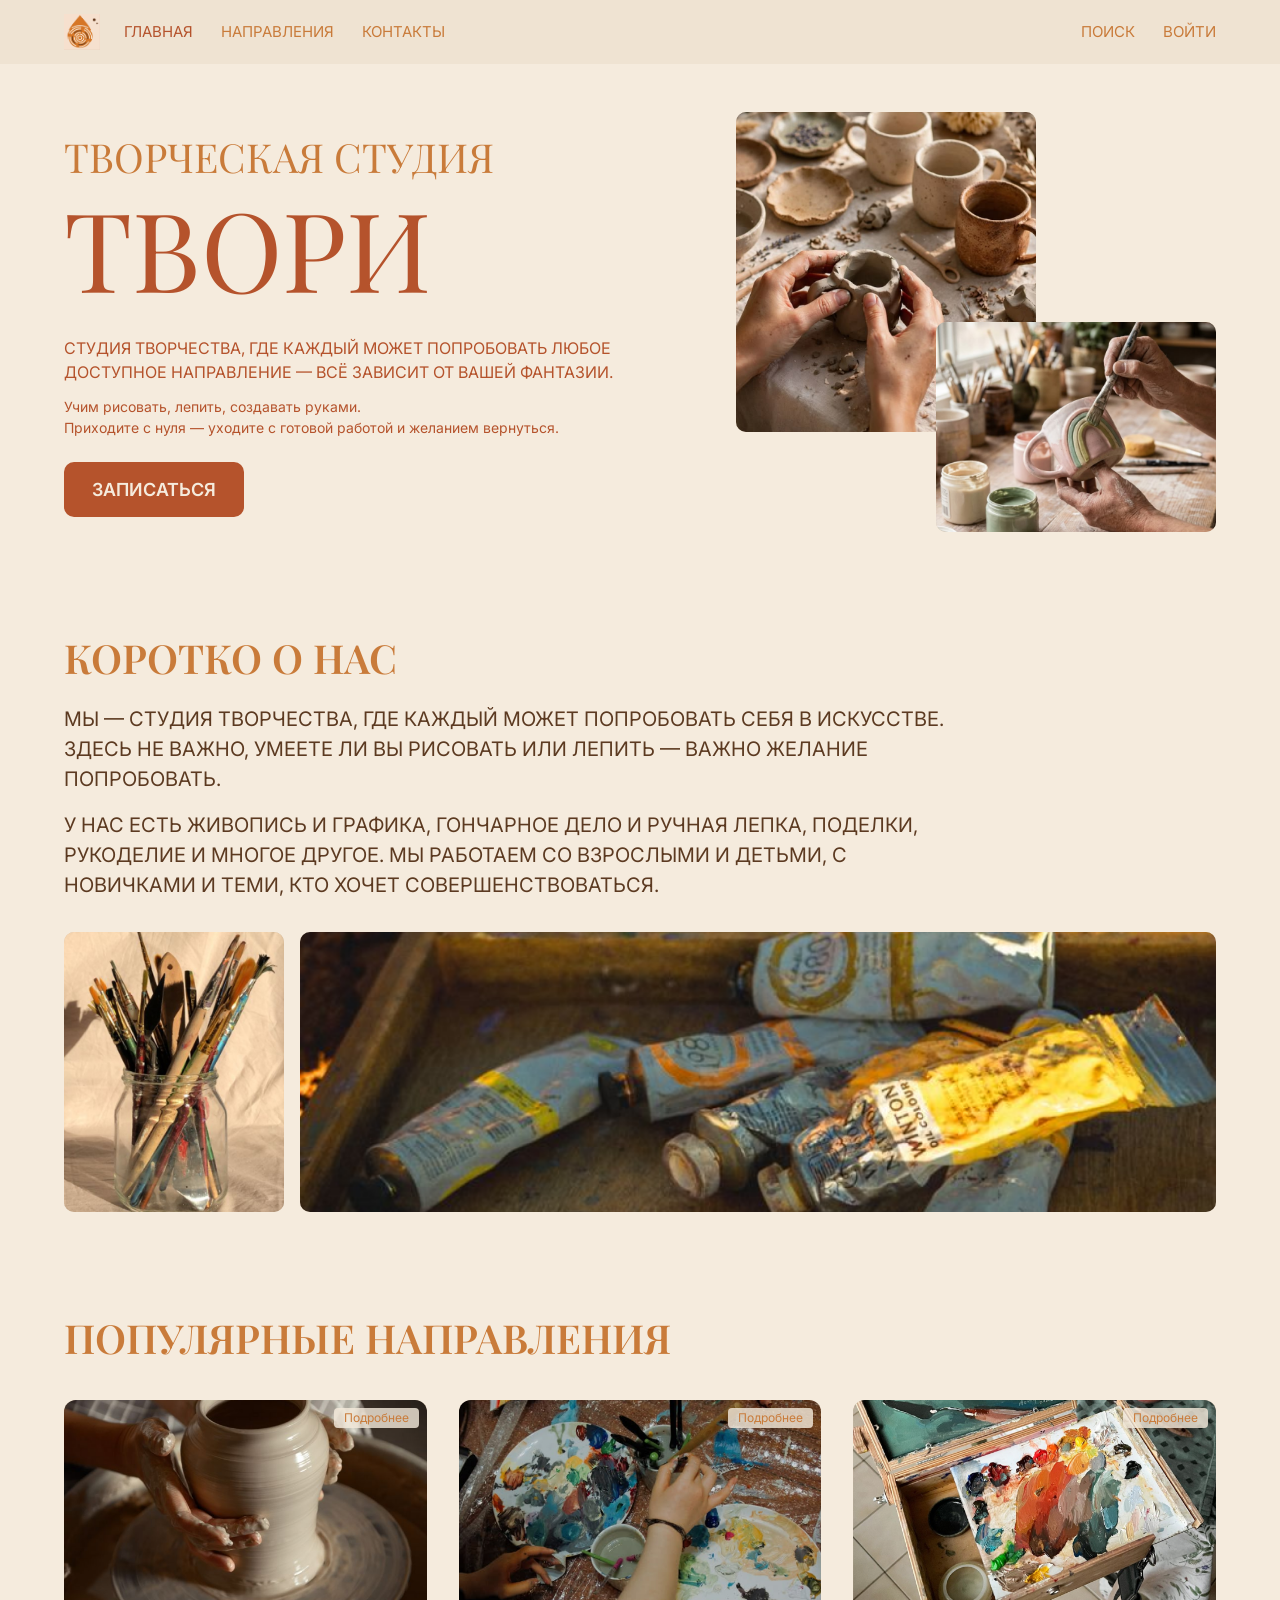
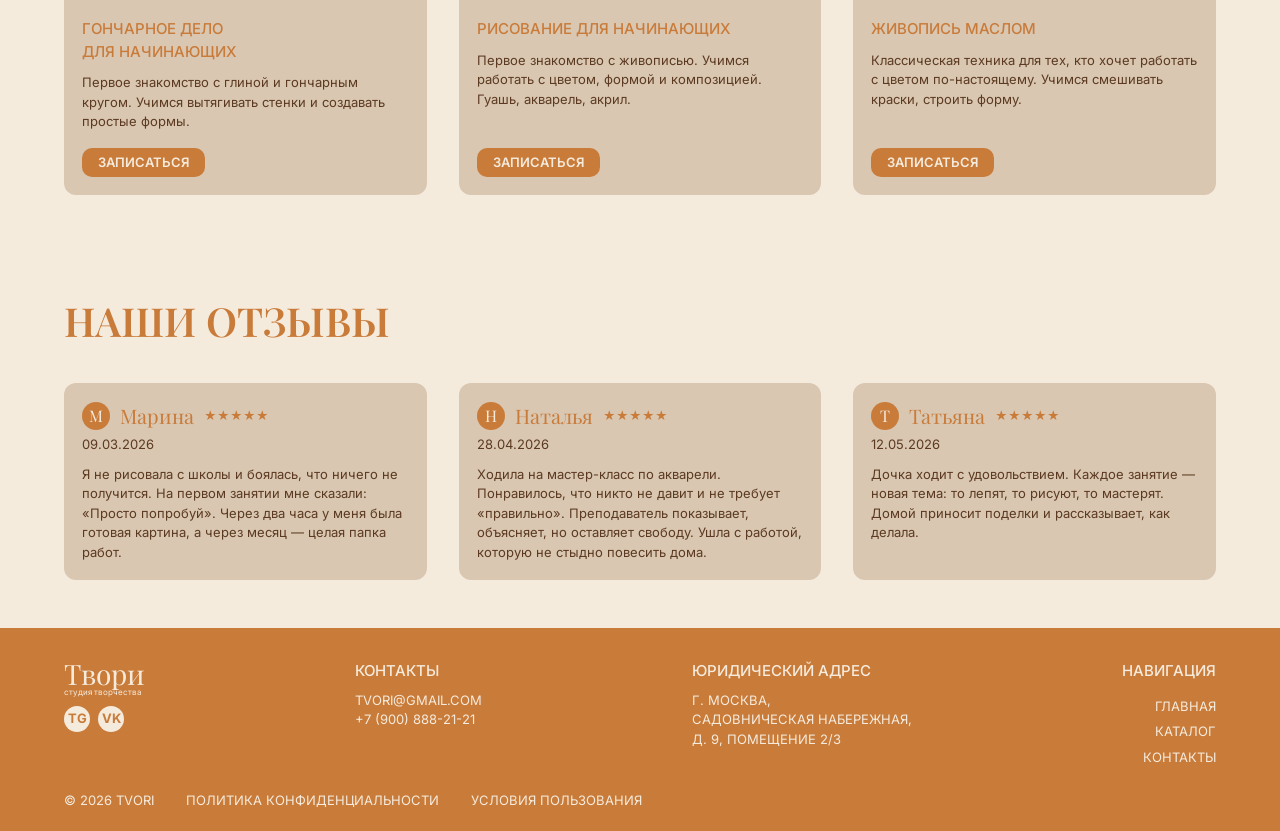
<file: index.html>
<!DOCTYPE html>
<html lang="ru">
<head>
  <meta charset="UTF-8">
  <meta name="viewport" content="width=device-width, initial-scale=1">
  <title>Твори — студия творчества</title>
  <link rel="preconnect" href="https://fonts.googleapis.com">
  <link rel="preconnect" href="https://fonts.gstatic.com" crossorigin>
  <link href="https://fonts.googleapis.com/css2?family=Inter:wght@400;500;600&family=Playfair+Display:wght@400;600;700&display=swap" rel="stylesheet">
  <link rel="stylesheet" href="style.css">
</head>
<body>
  <header class="header">
    <div class="container">
      <a href="index.html" class="logo" title="Твори">
        <img src="images/logo.png" alt="">
      </a>
      <nav class="nav nav-left">
        <a href="index.html" class="active">Главная</a>
        <a href="catalog.html">Направления</a>
        <a href="contacts.html">Контакты</a>
      </nav>
      <nav class="nav nav-right">
        <a href="#">Поиск</a>
        <a href="#">Войти</a>
      </nav>
      <button class="burger" aria-label="Меню">&#9776;</button>
    </div>
  </header>

  <main>
    <section class="hero">
      <div class="container">
        <div class="hero-text">
          <p class="hero-sub">Творческая студия</p>
          <h1>Твори</h1>
          <p class="hero-lead">Студия творчества, где каждый может попробовать любое доступное направление — всё зависит от вашей фантазии.</p>
          <p class="hero-note">Учим рисовать, лепить, создавать руками.<br>Приходите с нуля — уходите с готовой работой и желанием вернуться.</p>
          <a href="contacts.html" class="btn btn-big">Записаться</a>
        </div>
        <div class="hero-photos">
          <img class="photo-1" src="images/hero-1.png" alt="Лепка из глины">
          <img class="photo-2" src="images/hero-2.png" alt="Роспись керамики">
        </div>
      </div>
    </section>

    <section class="section">
      <div class="container">
        <h2>Коротко о нас</h2>
        <div class="about-text">
          <p>Мы — студия творчества, где каждый может попробовать себя в искусстве. Здесь не важно, умеете ли вы рисовать или лепить — важно желание попробовать.</p>
          <p>У нас есть живопись и графика, гончарное дело и ручная лепка, поделки, рукоделие и многое другое. Мы работаем со взрослыми и детьми, с новичками и теми, кто хочет совершенствоваться.</p>
        </div>
        <div class="about-photos">
          <img class="photo-small" src="images/about-1.png" alt="Кисти в банке">
          <img class="photo-wide" src="images/about-2.png" alt="Тюбики с краской">
        </div>
      </div>
    </section>

    <section class="section">
      <div class="container">
        <h2>Популярные направления</h2>
        <div class="cards">
        <article class="card" data-price="3999" data-popular="yes">
          <div class="card-img">
            <img src="images/pottery.png" alt="Гончарное дело для начинающих">
            <a href="product.html?id=pottery" class="card-tag">Подробнее</a>
          </div>
          <div class="card-body">
            <h3>Гончарное дело<br>для начинающих</h3>
            <p>Первое знакомство с глиной и гончарным кругом. Учимся вытягивать стенки и создавать простые формы.</p>
            <a href="contacts.html" class="btn">Записаться</a>
          </div>
        </article>
        <article class="card" data-price="2999" data-popular="yes">
          <div class="card-img">
            <img src="images/drawing.png" alt="Рисование для начинающих">
            <a href="product.html?id=drawing" class="card-tag">Подробнее</a>
          </div>
          <div class="card-body">
            <h3>Рисование для начинающих</h3>
            <p>Первое знакомство с живописью. Учимся работать с цветом, формой и композицией. Гуашь, акварель, акрил.</p>
            <a href="contacts.html" class="btn">Записаться</a>
          </div>
        </article>
        <article class="card" data-price="4999" data-popular="yes">
          <div class="card-img">
            <img src="images/oil.png" alt="Живопись маслом">
            <a href="product.html?id=oil" class="card-tag">Подробнее</a>
          </div>
          <div class="card-body">
            <h3>Живопись маслом</h3>
            <p>Классическая техника для тех, кто хочет работать с цветом по-настоящему. Учимся смешивать краски, строить форму.</p>
            <a href="contacts.html" class="btn">Записаться</a>
          </div>
        </article>
        </div>
      </div>
    </section>

    <section class="section">
      <div class="container">
        <h2>Наши отзывы</h2>
        <div class="cards">
          <article class="review">
            <div class="review-head"><span class="avatar">М</span><span class="review-name">Марина</span><span class="review-stars">★★★★★</span></div>
            <p class="review-date">09.03.2026</p>
            <p>Я не рисовала с школы и боялась, что ничего не получится. На первом занятии мне сказали: «Просто попробуй». Через два часа у меня была готовая картина, а через месяц — целая папка работ.</p>
          </article>
          <article class="review">
            <div class="review-head"><span class="avatar">Н</span><span class="review-name">Наталья</span><span class="review-stars">★★★★★</span></div>
            <p class="review-date">28.04.2026</p>
            <p>Ходила на мастер-класс по акварели. Понравилось, что никто не давит и не требует «правильно». Преподаватель показывает, объясняет, но оставляет свободу. Ушла с работой, которую не стыдно повесить дома.</p>
          </article>
          <article class="review">
            <div class="review-head"><span class="avatar">Т</span><span class="review-name">Татьяна</span><span class="review-stars">★★★★★</span></div>
            <p class="review-date">12.05.2026</p>
            <p>Дочка ходит с удовольствием. Каждое занятие — новая тема: то лепят, то рисуют, то мастерят. Домой приносит поделки и рассказывает, как делала.</p>
          </article>
        </div>
      </div>
    </section>
  </main>

  <footer class="footer">
    <div class="container">
      <div class="footer-top">
        <div>
          <div class="footer-logo">Твори<small>студия творчества</small></div>
          <div class="footer-socials">
            <a href="#" title="Telegram">TG</a>
            <a href="#" title="VK">VK</a>
          </div>
        </div>
        <div>
          <h4>Контакты</h4>
          <p>tvori@gmail.com</p>
          <p>+7 (900) 888-21-21</p>
        </div>
        <div>
          <h4>Юридический адрес</h4>
          <p>г. Москва,<br>Садовническая набережная,<br>д. 9, помещение 2/3</p>
        </div>
        <div class="footer-nav">
          <h4>Навигация</h4>
          <a href="index.html">Главная</a>
          <a href="catalog.html">Каталог</a>
          <a href="contacts.html">Контакты</a>
        </div>
      </div>
      <div class="footer-bottom">
        <span>&copy; 2026 TVORI</span>
        <a href="#">Политика конфиденциальности</a>
        <a href="#">Условия пользования</a>
      </div>
    </div>
  </footer>

  <script src="script.js"></script>
</body>
</html>
</file>
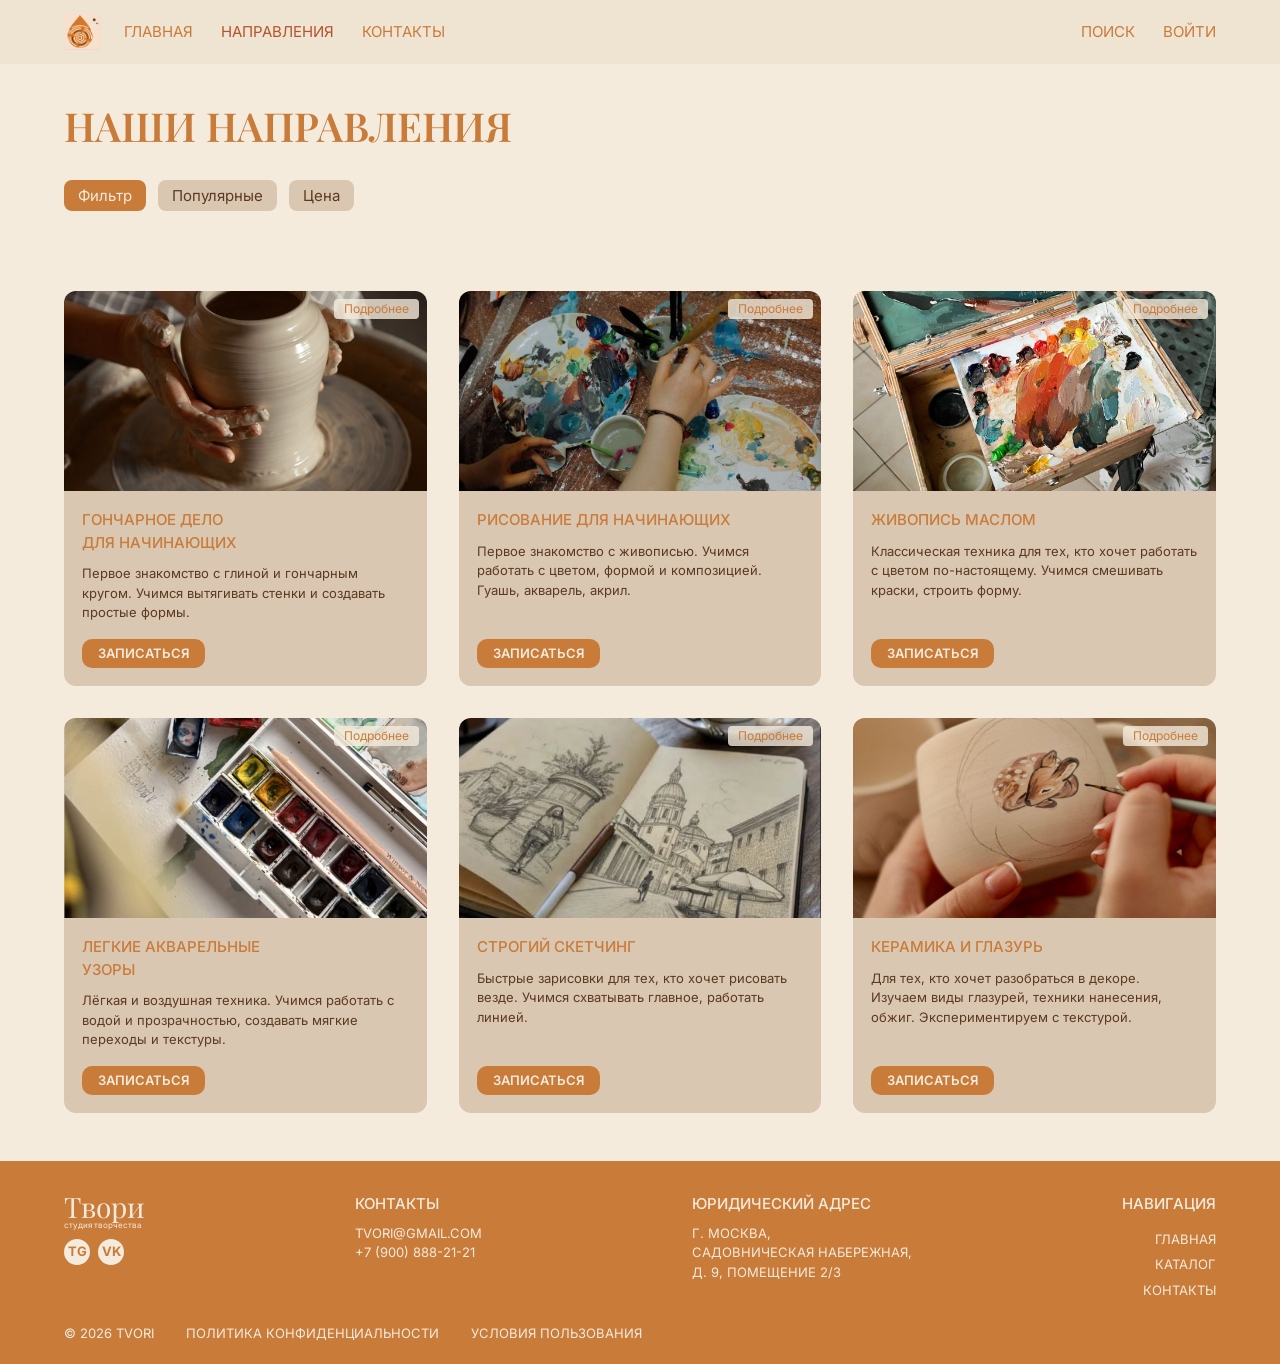
<file: catalog.html>
<!DOCTYPE html>
<html lang="ru">
<head>
  <meta charset="UTF-8">
  <meta name="viewport" content="width=device-width, initial-scale=1">
  <title>Каталог — Твори</title>
  <link rel="preconnect" href="https://fonts.googleapis.com">
  <link rel="preconnect" href="https://fonts.gstatic.com" crossorigin>
  <link href="https://fonts.googleapis.com/css2?family=Inter:wght@400;500;600&family=Playfair+Display:wght@400;600;700&display=swap" rel="stylesheet">
  <link rel="stylesheet" href="style.css">
</head>
<body>
  <header class="header">
    <div class="container">
      <a href="index.html" class="logo" title="Твори">
        <img src="images/logo.png" alt="">
      </a>
      <nav class="nav nav-left">
        <a href="index.html">Главная</a>
        <a href="catalog.html" class="active">Направления</a>
        <a href="contacts.html">Контакты</a>
      </nav>
      <nav class="nav nav-right">
        <a href="#">Поиск</a>
        <a href="#">Войти</a>
      </nav>
      <button class="burger" aria-label="Меню">&#9776;</button>
    </div>
  </header>

  <main class="container">
    <h2 class="page-title">Наши направления</h2>

    <div class="filters">
      <button class="filter-btn active" data-mode="all">Фильтр</button>
      <button class="filter-btn" data-mode="popular">Популярные</button>
      <button class="filter-btn" data-mode="price">Цена</button>
    </div>

    <section class="section">
      <div class="cards" id="cards">
        <article class="card" data-price="3999" data-popular="yes">
          <div class="card-img">
            <img src="images/pottery.png" alt="Гончарное дело для начинающих">
            <a href="product.html?id=pottery" class="card-tag">Подробнее</a>
          </div>
          <div class="card-body">
            <h3>Гончарное дело<br>для начинающих</h3>
            <p>Первое знакомство с глиной и гончарным кругом. Учимся вытягивать стенки и создавать простые формы.</p>
            <a href="contacts.html" class="btn">Записаться</a>
          </div>
        </article>
        <article class="card" data-price="2999" data-popular="yes">
          <div class="card-img">
            <img src="images/drawing.png" alt="Рисование для начинающих">
            <a href="product.html?id=drawing" class="card-tag">Подробнее</a>
          </div>
          <div class="card-body">
            <h3>Рисование для начинающих</h3>
            <p>Первое знакомство с живописью. Учимся работать с цветом, формой и композицией. Гуашь, акварель, акрил.</p>
            <a href="contacts.html" class="btn">Записаться</a>
          </div>
        </article>
        <article class="card" data-price="4999" data-popular="yes">
          <div class="card-img">
            <img src="images/oil.png" alt="Живопись маслом">
            <a href="product.html?id=oil" class="card-tag">Подробнее</a>
          </div>
          <div class="card-body">
            <h3>Живопись маслом</h3>
            <p>Классическая техника для тех, кто хочет работать с цветом по-настоящему. Учимся смешивать краски, строить форму.</p>
            <a href="contacts.html" class="btn">Записаться</a>
          </div>
        </article>
        <article class="card" data-price="2499" data-popular="no">
          <div class="card-img">
            <img src="images/watercolor.png" alt="Легкие акварельные узоры">
            <a href="product.html?id=watercolor" class="card-tag">Подробнее</a>
          </div>
          <div class="card-body">
            <h3>Легкие акварельные<br>узоры</h3>
            <p>Лёгкая и воздушная техника. Учимся работать с водой и прозрачностью, создавать мягкие переходы и текстуры.</p>
            <a href="contacts.html" class="btn">Записаться</a>
          </div>
        </article>
        <article class="card" data-price="2799" data-popular="no">
          <div class="card-img">
            <img src="images/sketch.png" alt="Строгий скетчинг">
            <a href="product.html?id=sketch" class="card-tag">Подробнее</a>
          </div>
          <div class="card-body">
            <h3>Строгий скетчинг</h3>
            <p>Быстрые зарисовки для тех, кто хочет рисовать везде. Учимся схватывать главное, работать линией.</p>
            <a href="contacts.html" class="btn">Записаться</a>
          </div>
        </article>
        <article class="card" data-price="4499" data-popular="no">
          <div class="card-img">
            <img src="images/ceramics.png" alt="Керамика и глазурь">
            <a href="product.html?id=ceramics" class="card-tag">Подробнее</a>
          </div>
          <div class="card-body">
            <h3>Керамика и глазурь</h3>
            <p>Для тех, кто хочет разобраться в декоре. Изучаем виды глазурей, техники нанесения, обжиг. Экспериментируем с текстурой.</p>
            <a href="contacts.html" class="btn">Записаться</a>
          </div>
        </article>
      </div>
    </section>
  </main>

  <footer class="footer">
    <div class="container">
      <div class="footer-top">
        <div>
          <div class="footer-logo">Твори<small>студия творчества</small></div>
          <div class="footer-socials">
            <a href="#" title="Telegram">TG</a>
            <a href="#" title="VK">VK</a>
          </div>
        </div>
        <div>
          <h4>Контакты</h4>
          <p>tvori@gmail.com</p>
          <p>+7 (900) 888-21-21</p>
        </div>
        <div>
          <h4>Юридический адрес</h4>
          <p>г. Москва,<br>Садовническая набережная,<br>д. 9, помещение 2/3</p>
        </div>
        <div class="footer-nav">
          <h4>Навигация</h4>
          <a href="index.html">Главная</a>
          <a href="catalog.html">Каталог</a>
          <a href="contacts.html">Контакты</a>
        </div>
      </div>
      <div class="footer-bottom">
        <span>&copy; 2026 TVORI</span>
        <a href="#">Политика конфиденциальности</a>
        <a href="#">Условия пользования</a>
      </div>
    </div>
  </footer>

  <script src="script.js"></script>
</body>
</html>
</file>
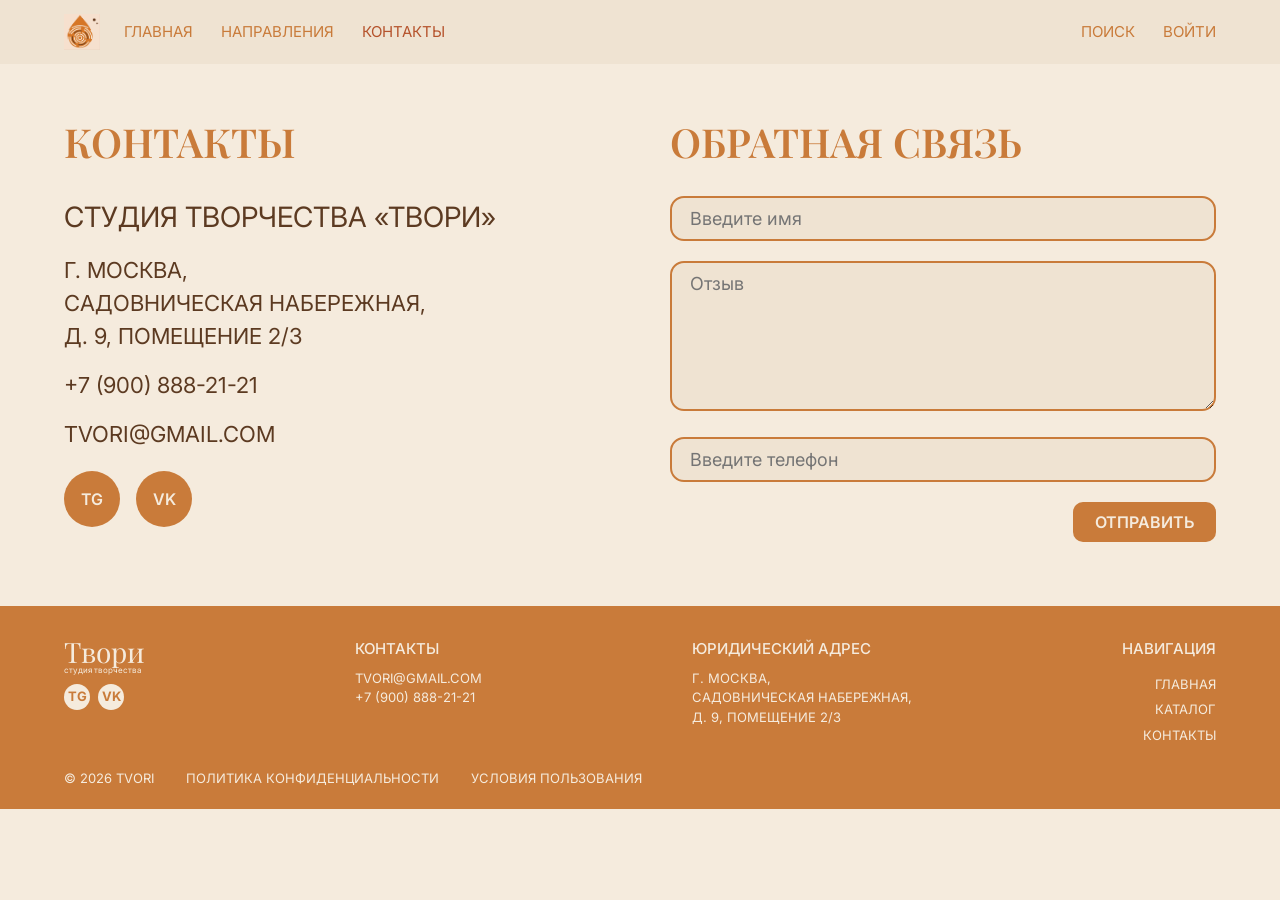
<file: contacts.html>
<!DOCTYPE html>
<html lang="ru">
<head>
  <meta charset="UTF-8">
  <meta name="viewport" content="width=device-width, initial-scale=1">
  <title>Контакты — Твори</title>
  <link rel="preconnect" href="https://fonts.googleapis.com">
  <link rel="preconnect" href="https://fonts.gstatic.com" crossorigin>
  <link href="https://fonts.googleapis.com/css2?family=Inter:wght@400;500;600&family=Playfair+Display:wght@400;600;700&display=swap" rel="stylesheet">
  <link rel="stylesheet" href="style.css">
</head>
<body>
  <header class="header">
    <div class="container">
      <a href="index.html" class="logo" title="Твори">
        <img src="images/logo.png" alt="">
      </a>
      <nav class="nav nav-left">
        <a href="index.html">Главная</a>
        <a href="catalog.html">Направления</a>
        <a href="contacts.html" class="active">Контакты</a>
      </nav>
      <nav class="nav nav-right">
        <a href="#">Поиск</a>
        <a href="#">Войти</a>
      </nav>
      <button class="burger" aria-label="Меню">&#9776;</button>
    </div>
  </header>

  <main class="container">
    <div class="contacts">
      <section class="contacts-info">
        <h2>Контакты</h2>
        <h3>Студия творчества «Твори»</h3>
        <p>Г. Москва,<br>Садовническая набережная,<br>д. 9, помещение 2/3</p>
        <p>+7 (900) 888-21-21</p>
        <p>tvori@gmail.com</p>
        <div class="socials">
          <a href="#" class="social" title="Telegram">TG</a>
          <a href="#" class="social" title="VK">VK</a>
        </div>
      </section>

      <section class="contacts-form">
        <h2>Обратная связь</h2>
        <form class="form" id="feedback-form" novalidate>
          <div class="field">
            <input type="text" name="name" placeholder="Введите имя">
            <p class="error-text">Ошибка: введите имя</p>
          </div>
          <div class="field">
            <textarea name="review" placeholder="Отзыв"></textarea>
            <p class="error-text">Ошибка: напишите отзыв</p>
          </div>
          <div class="field">
            <input type="tel" name="phone" placeholder="Введите телефон">
            <p class="error-text">Ошибка: введите телефон полностью</p>
          </div>
          <button type="submit" class="btn">Отправить</button>
          <p class="form-success" id="form-success">Спасибо! Мы скоро свяжемся с вами.</p>
        </form>
      </section>
    </div>
  </main>

  <footer class="footer">
    <div class="container">
      <div class="footer-top">
        <div>
          <div class="footer-logo">Твори<small>студия творчества</small></div>
          <div class="footer-socials">
            <a href="#" title="Telegram">TG</a>
            <a href="#" title="VK">VK</a>
          </div>
        </div>
        <div>
          <h4>Контакты</h4>
          <p>tvori@gmail.com</p>
          <p>+7 (900) 888-21-21</p>
        </div>
        <div>
          <h4>Юридический адрес</h4>
          <p>г. Москва,<br>Садовническая набережная,<br>д. 9, помещение 2/3</p>
        </div>
        <div class="footer-nav">
          <h4>Навигация</h4>
          <a href="index.html">Главная</a>
          <a href="catalog.html">Каталог</a>
          <a href="contacts.html">Контакты</a>
        </div>
      </div>
      <div class="footer-bottom">
        <span>&copy; 2026 TVORI</span>
        <a href="#">Политика конфиденциальности</a>
        <a href="#">Условия пользования</a>
      </div>
    </div>
  </footer>

  <script src="script.js"></script>
</body>
</html>
</file>
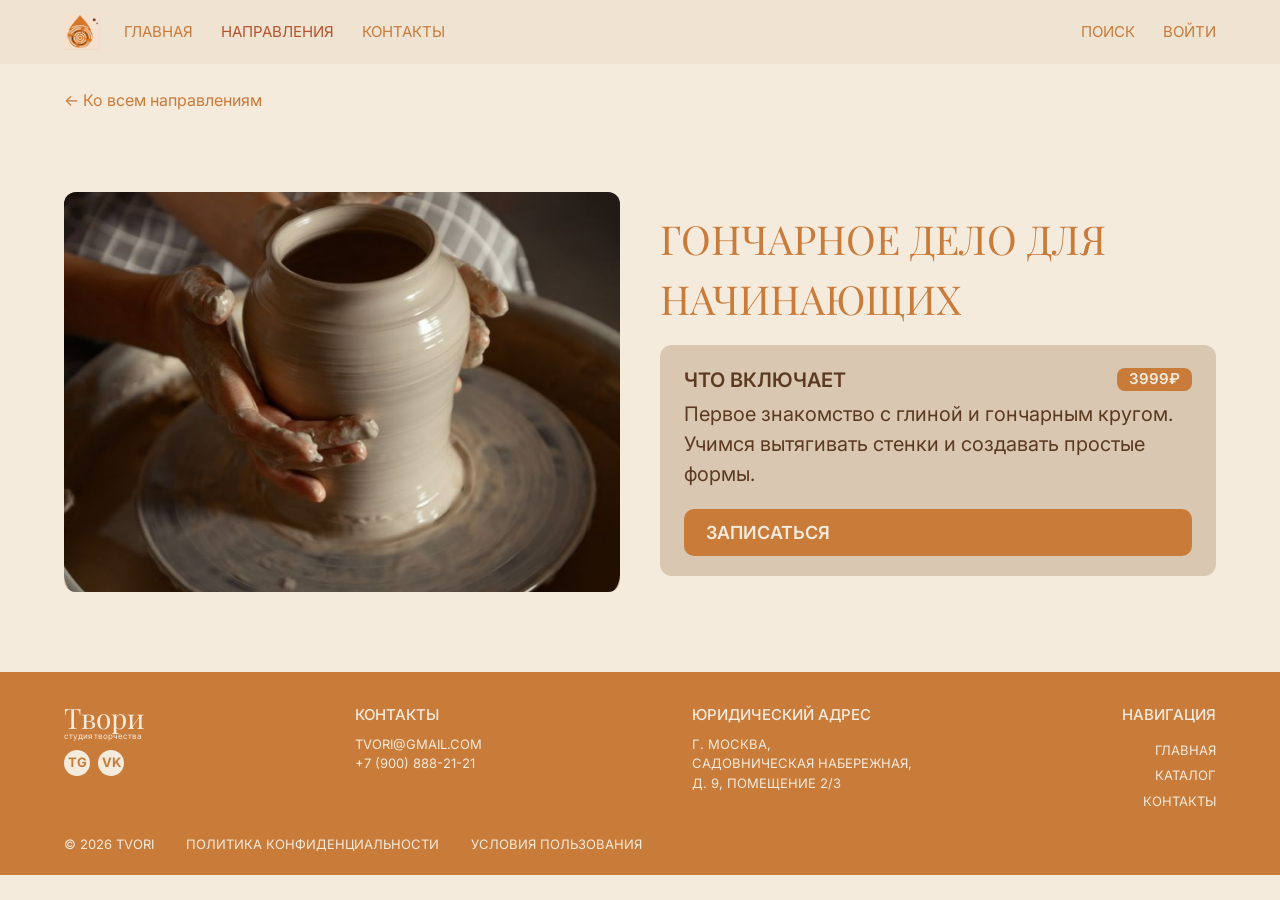
<file: product.html>
<!DOCTYPE html>
<html lang="ru">
<head>
  <meta charset="UTF-8">
  <meta name="viewport" content="width=device-width, initial-scale=1">
  <title>Направление — Твори</title>
  <link rel="preconnect" href="https://fonts.googleapis.com">
  <link rel="preconnect" href="https://fonts.gstatic.com" crossorigin>
  <link href="https://fonts.googleapis.com/css2?family=Inter:wght@400;500;600&family=Playfair+Display:wght@400;600;700&display=swap" rel="stylesheet">
  <link rel="stylesheet" href="style.css">
</head>
<body>
  <header class="header">
    <div class="container">
      <a href="index.html" class="logo" title="Твори">
        <img src="images/logo.png" alt="">
      </a>
      <nav class="nav nav-left">
        <a href="index.html">Главная</a>
        <a href="catalog.html" class="active">Направления</a>
        <a href="contacts.html">Контакты</a>
      </nav>
      <nav class="nav nav-right">
        <a href="#">Поиск</a>
        <a href="#">Войти</a>
      </nav>
      <button class="burger" aria-label="Меню">&#9776;</button>
    </div>
  </header>

  <main class="container">
    <a href="catalog.html" class="back-link">&larr; Ко всем направлениям</a>
    <div class="product">
      <div class="product-img">
        <img id="product-img" src="images/pottery.png" alt="Гончарное дело для начинающих">
      </div>
      <div class="product-info">
        <h1 id="product-title">Гончарное дело для начинающих</h1>
        <div class="product-box">
          <div class="product-box-head">
            <h2>Что включает</h2>
            <span class="product-price" id="product-price">3999₽</span>
          </div>
          <p id="product-text">Первое знакомство с глиной и гончарным кругом. Учимся вытягивать стенки и создавать простые формы.</p>
          <a href="contacts.html" class="btn">Записаться</a>
        </div>
      </div>
    </div>
  </main>

  <footer class="footer">
    <div class="container">
      <div class="footer-top">
        <div>
          <div class="footer-logo">Твори<small>студия творчества</small></div>
          <div class="footer-socials">
            <a href="#" title="Telegram">TG</a>
            <a href="#" title="VK">VK</a>
          </div>
        </div>
        <div>
          <h4>Контакты</h4>
          <p>tvori@gmail.com</p>
          <p>+7 (900) 888-21-21</p>
        </div>
        <div>
          <h4>Юридический адрес</h4>
          <p>г. Москва,<br>Садовническая набережная,<br>д. 9, помещение 2/3</p>
        </div>
        <div class="footer-nav">
          <h4>Навигация</h4>
          <a href="index.html">Главная</a>
          <a href="catalog.html">Каталог</a>
          <a href="contacts.html">Контакты</a>
        </div>
      </div>
      <div class="footer-bottom">
        <span>&copy; 2026 TVORI</span>
        <a href="#">Политика конфиденциальности</a>
        <a href="#">Условия пользования</a>
      </div>
    </div>
  </footer>

  <script src="script.js"></script>
</body>
</html>
</file>
<file: style.css>
/* ===== Переменные (палитра и шрифты из проекта) ===== */
:root {
  --terracotta: #B5532C;
  --brown: #5C3A21;
  --ochre: #C97B3A;
  --cream: #F5EBDD;
  --sand: #EFE3D2;
  --white: #FFFFFF;
  --border: #D9C7B2;
  --error: #B3261E;
  --font-head: "Playfair Display", serif;
  --font-text: "Inter", sans-serif;
}

/* ===== Базовые стили ===== */
* { box-sizing: border-box; margin: 0; padding: 0;}

body {
  font-family: var(--font-text);
  font-size: 16px;
  color: var(--brown);
  background: var(--cream);
  line-height: 1.5;
}

a { color: inherit; text-decoration: none; }
img { display: block; max-width: 100%; background: var(--border); }

h1, h2, h3 { font-family: var(--font-head); font-weight: 600; text-transform: uppercase; }
h1 { font-size: 56px; font-weight: 700; color: var(--terracotta); }
h2 { font-size: 40px; color: var(--ochre); }
h3 { font-size: 24px; color: var(--ochre); }

.container { max-width: 1200px; margin: 0 auto; padding: 0 24px; }
.section { padding: 48px 0; }

/* ===== Кнопки ===== */
.btn {
  display: inline-block;
  font-family: var(--font-text);
  font-weight: 600;
  font-size: 16px;
  text-transform: uppercase;
  color: var(--cream);
  background: var(--ochre);
  border: none;
  border-radius: 10px;
  padding: 10px 22px;
  cursor: pointer;
  transition: background 0.2s;
}
.btn:hover { background: var(--terracotta); }
.btn:active { background: var(--brown); }
.btn:disabled { background: var(--border); cursor: not-allowed; }
.btn-big { background: var(--terracotta); font-size: 18px; padding: 14px 28px; }
.btn-big:hover { background: var(--brown); }

/* ===== Шапка ===== */
.header { background: var(--sand); }
.header .container {
  display: flex;
  align-items: center;
  justify-content: space-between;
  height: 64px;
}
.nav { display: flex; align-items: center; gap: 28px; }
.nav a {
  font-size: 15px;
  text-transform: uppercase;
  color: var(--ochre);
}
.nav a:hover, .nav a.active { color: var(--terracotta); }
.nav-left { flex: 1; margin-left: 24px; }
.nav-right { margin-left: auto; }
.logo img { width: 36px; height: 36px; display: block; }
.burger {
  display: none;
  background: none;
  border: none;
  font-size: 28px;
  color: var(--terracotta);
  cursor: pointer;
}

/* ===== Главная: первый экран ===== */
.hero .container {
  display: flex;
  align-items: center;
  justify-content: space-between;
  gap: 40px;
  padding-top: 48px;
  padding-bottom: 48px;
}
.hero-text { flex: 1; }
.hero-sub {
  font-family: var(--font-head);
  font-size: 40px;
  text-transform: uppercase;
  color: var(--ochre);
  font-weight: 400;
}
.hero h1 { font-size: 110px; line-height: 1.1; font-weight: 400; }
.hero-lead {
  margin: 28px 0 12px;
  text-transform: uppercase;
  color: var(--terracotta);
}
.hero-note { font-size: 14px; color: var(--terracotta); margin-bottom: 24px; }
.hero-photos { position: relative; width: 480px; height: 420px; flex-shrink: 0; }
.hero-photos img {
  position: absolute;
  object-fit: cover;
  border-radius: 10px;
}
.hero-photos .photo-1 { top: 0; left: 0; width: 300px; height: 320px; }
.hero-photos .photo-2 { bottom: 0; right: 0; width: 280px; height: 210px; }

/* ===== Главная: о нас ===== */
.about-text {
  text-transform: uppercase;
  font-size: 20px;
  max-width: 900px;
  margin-top: 16px;
}
.about-text p + p { margin-top: 16px; }
.about-photos { display: flex; gap: 16px; margin-top: 32px; }
.about-photos img { object-fit: cover; border-radius: 10px; height: 280px; }
.about-photos .photo-small { width: 220px; }
.about-photos .photo-wide { flex: 1; min-width: 0; }

/* ===== Карточки направлений ===== */
.cards {
  display: grid;
  grid-template-columns: repeat(3, 1fr);
  gap: 32px;
  margin-top: 32px;
}
.card {
  background: var(--border);
  border-radius: 12px;
  overflow: hidden;
  display: flex;
  flex-direction: column;
}
.card-img { position: relative; }
.card-img img { width: 100%; height: 200px; object-fit: cover; }
.card-tag {
  position: absolute;
  top: 8px;
  right: 8px;
  font-size: 12px;
  color: var(--ochre);
  background: rgba(245, 235, 221, 0.8);
  border-radius: 4px;
  padding: 1px 10px;
}
.card-tag:hover { background: var(--cream); color: var(--terracotta); }
.card-body { padding: 18px; display: flex; flex-direction: column; flex: 1; }
.card-body h3 { font-family: var(--font-text); font-size: 15px; font-weight: 500; }
.card-body p { font-size: 13px; margin: 10px 0 16px; flex: 1; }
.card-body .btn { align-self: flex-start; font-size: 13px; padding: 5px 16px; }
.card-price { font-size: 13px; font-weight: 600; margin-bottom: 8px; }

/* ===== Отзывы ===== */
.review { background: var(--border); border-radius: 12px; padding: 18px; }
.review-head { display: flex; align-items: center; gap: 10px; }
.avatar {
  width: 28px;
  height: 28px;
  border-radius: 50%;
  background: var(--ochre);
  color: var(--cream);
  display: flex;
  align-items: center;
  justify-content: center;
  font-family: var(--font-head);
}
.review-name { font-family: var(--font-head); font-size: 20px; color: var(--ochre); }
.review-stars { color: var(--ochre); font-size: 12px; }
.review-date { font-size: 12px; margin: 4px 0 10px; }
.review p { font-size: 13px; }

/* ===== Каталог ===== */
.page-title { margin-top: 32px; }
.filters { display: flex; flex-wrap: wrap; gap: 12px; margin-top: 24px; }
.filter-btn {
  font-family: var(--font-text);
  font-size: 15px;
  color: var(--brown);
  background: var(--border);
  border: none;
  border-radius: 8px;
  padding: 6px 14px;
  cursor: pointer;
}
.filter-btn:hover { background: var(--sand); }
.filter-btn.active { background: var(--ochre); color: var(--cream); }

/* ===== Карточка товара ===== */
.product {
  display: flex;
  align-items: center;
  gap: 40px;
  padding: 80px 0;
}
.product-img { flex: 1; min-width: 0; }
.product-img img { width: 100%; height: 400px; object-fit: cover; border-radius: 12px; }
.product-info { flex: 1; min-width: 0; }
.product-info h1 { font-size: 40px; font-weight: 400; color: var(--ochre); }
.product-box {
  background: var(--border);
  border-radius: 12px;
  padding: 20px 24px;
  margin-top: 16px;
}
.product-box-head { display: flex; justify-content: space-between; align-items: center; }
.product-box h2 { font-family: var(--font-text); font-size: 20px; font-weight: 600; color: var(--brown); }
.product-price {
  background: var(--ochre);
  color: var(--cream);
  font-weight: 600;
  border-radius: 8px;
  padding: 0 12px;
  font-size: 15px;
}
.product-box p { font-size: 20px; margin: 4px 0 20px; }
.product-box .btn { display: block; margin-left: auto; font-size: 18px; }
.back-link { display: inline-block; margin-top: 24px; color: var(--ochre); }
.back-link:hover { color: var(--terracotta); }

/* ===== Контакты ===== */
.contacts { display: flex; gap: 60px; padding: 48px 0 64px; }
.contacts-info, .contacts-form { flex: 1; min-width: 0; }
.contacts-info h3 {
  color: var(--brown);
  font-family: var(--font-text);
  font-weight: 400;
  font-size: 28px;
  margin-top: 24px;
}
.contacts-info p { font-size: 22px; text-transform: uppercase; margin-top: 16px; }
.socials { display: flex; gap: 16px; margin-top: 20px; }
.social {
  width: 56px;
  height: 56px;
  border-radius: 50%;
  background: var(--ochre);
  color: var(--cream);
  display: flex;
  align-items: center;
  justify-content: center;
  font-weight: 600;
}
.social:hover { background: var(--terracotta); }

.form { display: flex; flex-direction: column; gap: 20px; margin-top: 24px; }
.field input, .field textarea {
  width: 100%;
  font-family: var(--font-text);
  font-size: 18px;
  color: var(--brown);
  background: var(--sand);
  border: 2px solid var(--ochre);
  border-radius: 14px;
  padding: 10px 18px;
  outline: none;
}
.field textarea { height: 150px; resize: vertical; }
.field input:focus, .field textarea:focus { border-color: var(--terracotta); background: var(--white); }
.field.error input, .field.error textarea { border-color: var(--error); }
.error-text { display: none; color: var(--error); font-size: 14px; margin: 4px 0 0 8px; }
.field.error .error-text { display: block; }
.form .btn { align-self: flex-end; }
.form-success { display: none; color: var(--terracotta); font-weight: 600; }

/* ===== Подвал ===== */
.footer { background: var(--ochre); color: var(--cream); padding: 32px 0 20px; }
.footer-top { display: flex; justify-content: space-between; gap: 32px; }
.footer-logo { font-family: var(--font-head); font-size: 28px; line-height: 1; }
.footer-logo small { display: block; font-family: var(--font-text); font-size: 8px; }
.footer-socials { display: flex; gap: 8px; margin-top: 10px; }
.footer-socials a {
  width: 26px;
  height: 26px;
  border-radius: 50%;
  background: var(--cream);
  color: var(--ochre);
  font-size: 11px;
  font-weight: 700;
  display: flex;
  align-items: center;
  justify-content: center;
}
.footer h4 { font-weight: 500; text-transform: uppercase; font-size: 15px; margin-bottom: 8px; }
.footer p, .footer a { font-size: 13px; text-transform: uppercase; }
.footer-nav { display: flex; flex-direction: column; text-align: right; gap: 6px; }
.footer-bottom { display: flex; gap: 32px; margin-top: 24px; font-size: 13px; text-transform: uppercase; }
.footer a:hover { text-decoration: underline; }

/* ===== Планшет ===== */
@media (max-width: 1023px) {
  h1 { font-size: 44px; }
  h2 { font-size: 32px; }
  .hero h1 { font-size: 80px; }
  .hero-photos { width: 380px; height: 360px; }
  .hero-photos .photo-1 { width: 240px; height: 270px; }
  .hero-photos .photo-2 { width: 220px; height: 170px; }
  .cards { grid-template-columns: repeat(2, 1fr); }
}

/* ===== Телефон ===== */
@media (max-width: 767px) {
  body { font-size: 14px; }
  h1 { font-size: 32px; }
  h2 { font-size: 26px; }
  h3 { font-size: 20px; }

  .burger { display: block; }
  .nav-left, .nav-right {
    display: none;
    position: absolute;
    left: 0;
    right: 0;
    background: var(--sand);
    flex-direction: column;
    padding: 12px 24px;
    gap: 12px;
    margin: 0;
    z-index: 10;
  }
  .nav-left { top: 64px; }
  .nav-right { top: 170px; border-top: 1px solid var(--border); }
  .header { position: relative; }
  .header.open .nav-left, .header.open .nav-right { display: flex; }
  .header .container { justify-content: space-between; }

  .hero .container { flex-direction: column; align-items: flex-start; }
  .hero-sub { font-size: 24px; }
  .hero h1 { font-size: 56px; }
  .hero-photos { width: 100%; height: 300px; }
  .hero-photos .photo-1 { width: 60%; height: 220px; }
  .hero-photos .photo-2 { width: 55%; height: 150px; }

  .about-text { font-size: 15px; }
  .about-photos { flex-direction: column; }
  .about-photos .photo-small { width: 100%; }
  .cards { grid-template-columns: 1fr; }

  .product { flex-direction: column; padding: 32px 0; }
  .product-img img { height: 260px; }
  .product-info h1 { font-size: 26px; }
  .product-box p { font-size: 16px; }

  .contacts { flex-direction: column; gap: 32px; }
  .contacts-info p { font-size: 16px; }

  .footer-top { flex-direction: column; }
  .footer-nav { text-align: left; }
  .footer-bottom { flex-direction: column; gap: 8px; }
}
</file>
